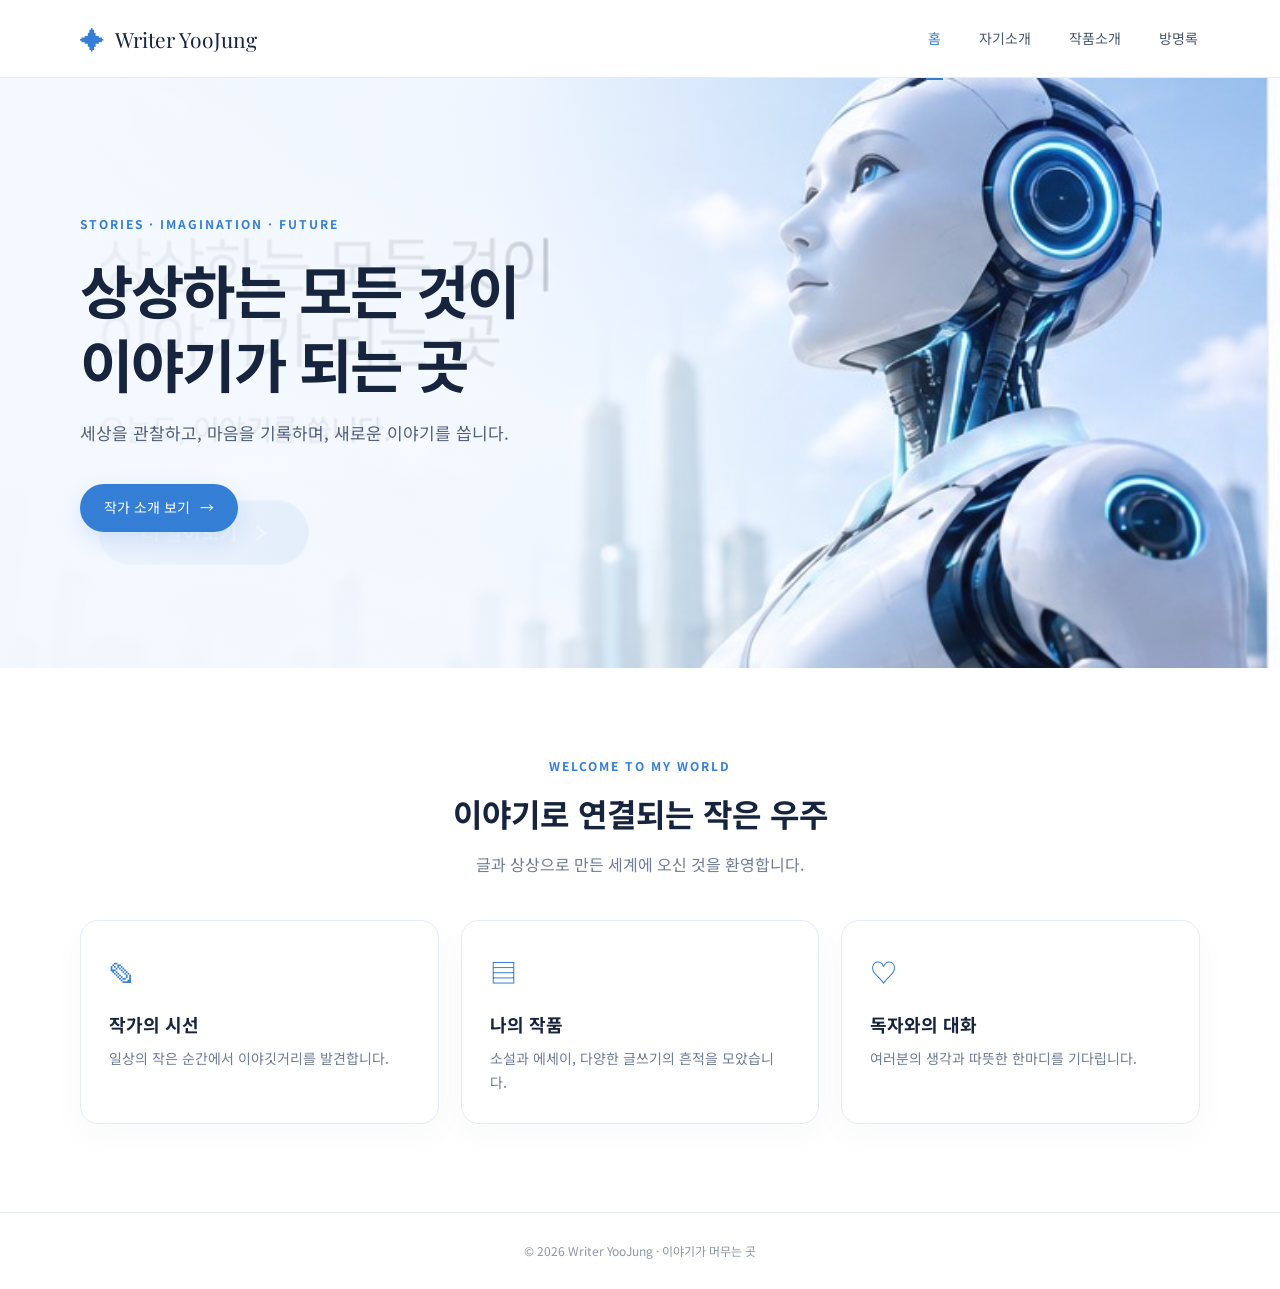
<file: index.html>
<!doctype html><html lang="ko"><head><meta charset="utf-8"><meta name="viewport" content="width=device-width,initial-scale=1"><meta name="description" content="작가 유정의 이야기와 작품을 소개하는 공간"><title>홈 | Writer YooJung</title><link rel="stylesheet" href="style.css"></head><body><header><div class="wrap nav"><a class="brand" href="index.html"><span class="brand-mark">✦</span> Writer YooJung</a><button class="menu-toggle" aria-expanded="false" aria-label="메뉴 열기">☰ 메뉴</button><nav><a class="active" href="index.html">홈</a><a class="" href="about.html">자기소개</a><a class="" href="works.html">작품소개</a><a class="" href="guestbook.html">방명록</a></nav></div></header><main><section class="hero"><div class="wrap"><div class="hero-copy"><div class="eyebrow">Stories · Imagination · Future</div><h1>상상하는 모든 것이<br>이야기가 되는 곳</h1><p class="lead">세상을 관찰하고, 마음을 기록하며, 새로운 이야기를 씁니다.</p><a class="btn" href="about.html">작가 소개 보기 <span>→</span></a></div></div></section><section class="section"><div class="wrap"><div class="section-head"><div class="eyebrow">WELCOME TO MY WORLD</div><h2>이야기로 연결되는 작은 우주</h2><p>글과 상상으로 만든 세계에 오신 것을 환영합니다.</p></div><div class="cards"><article class="card"><div class="symbol">✎</div><h3>작가의 시선</h3><p>일상의 작은 순간에서 이야깃거리를 발견합니다.</p></article><article class="card"><div class="symbol">▤</div><h3>나의 작품</h3><p>소설과 에세이, 다양한 글쓰기의 흔적을 모았습니다.</p></article><article class="card"><div class="symbol">♡</div><h3>독자와의 대화</h3><p>여러분의 생각과 따뜻한 한마디를 기다립니다.</p></article></div></div></section></main><footer><div class="wrap">© 2026 Writer YooJung · 이야기가 머무는 곳</div></footer><script src="script.js"></script></body></html>
</file>
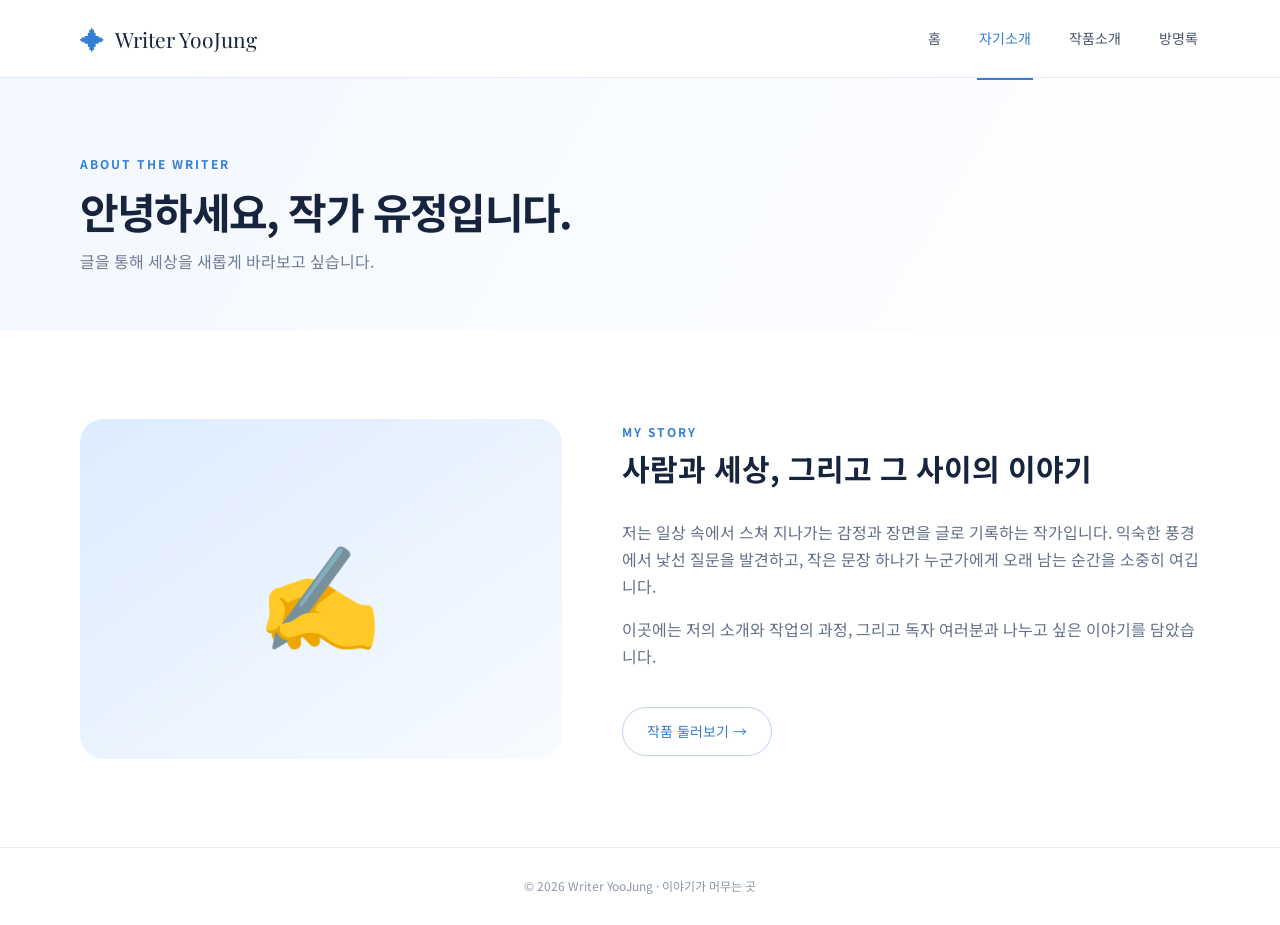
<file: about.html>
<!doctype html><html lang="ko"><head><meta charset="utf-8"><meta name="viewport" content="width=device-width,initial-scale=1"><meta name="description" content="작가 유정의 이야기와 작품을 소개하는 공간"><title>자기소개 | Writer YooJung</title><link rel="stylesheet" href="style.css"></head><body><header><div class="wrap nav"><a class="brand" href="index.html"><span class="brand-mark">✦</span> Writer YooJung</a><button class="menu-toggle" aria-expanded="false" aria-label="메뉴 열기">☰ 메뉴</button><nav><a class="" href="index.html">홈</a><a class="active" href="about.html">자기소개</a><a class="" href="works.html">작품소개</a><a class="" href="guestbook.html">방명록</a></nav></div></header><main><section class="page-hero"><div class="wrap"><div class="eyebrow">ABOUT THE WRITER</div><h1>안녕하세요, 작가 유정입니다.</h1><p>글을 통해 세상을 새롭게 바라보고 싶습니다.</p></div></section><section class="section"><div class="wrap about-grid"><div class="about-art">✍️</div><div class="about-copy"><div class="eyebrow">MY STORY</div><h2>사람과 세상, 그리고 그 사이의 이야기</h2><p>저는 일상 속에서 스쳐 지나가는 감정과 장면을 글로 기록하는 작가입니다. 익숙한 풍경에서 낯선 질문을 발견하고, 작은 문장 하나가 누군가에게 오래 남는 순간을 소중히 여깁니다.</p><p>이곳에는 저의 소개와 작업의 과정, 그리고 독자 여러분과 나누고 싶은 이야기를 담았습니다.</p><a class="btn ghost" href="works.html">작품 둘러보기 →</a></div></div></section></main><footer><div class="wrap">© 2026 Writer YooJung · 이야기가 머무는 곳</div></footer><script src="script.js"></script></body></html>
</file>
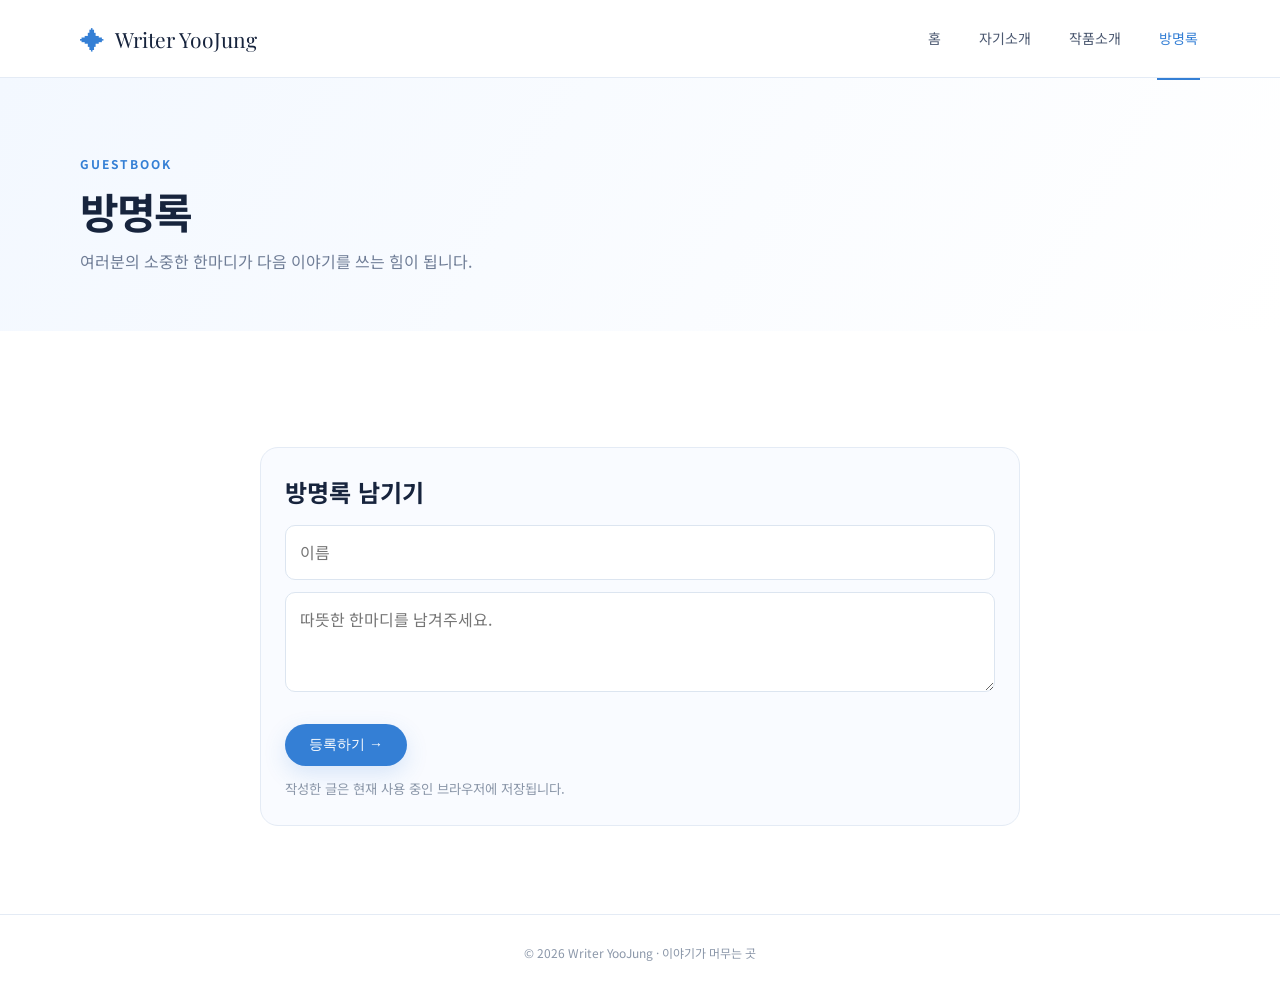
<file: guestbook.html>
<!doctype html><html lang="ko"><head><meta charset="utf-8"><meta name="viewport" content="width=device-width,initial-scale=1"><meta name="description" content="작가 유정의 이야기와 작품을 소개하는 공간"><title>방명록 | Writer YooJung</title><link rel="stylesheet" href="style.css"></head><body><header><div class="wrap nav"><a class="brand" href="index.html"><span class="brand-mark">✦</span> Writer YooJung</a><button class="menu-toggle" aria-expanded="false" aria-label="메뉴 열기">☰ 메뉴</button><nav><a class="" href="index.html">홈</a><a class="" href="about.html">자기소개</a><a class="" href="works.html">작품소개</a><a class="active" href="guestbook.html">방명록</a></nav></div></header><main><section class="page-hero"><div class="wrap"><div class="eyebrow">GUESTBOOK</div><h1>방명록</h1><p>여러분의 소중한 한마디가 다음 이야기를 쓰는 힘이 됩니다.</p></div></section><section class="section"><div class="wrap guestbook"><div id="message-list"><article class="message"><div class="message-top"><strong>작가 유정</strong><time>처음 오신 것을 환영합니다</time></div><p>방문해 주셔서 감사합니다. 자유롭게 인사를 남겨주세요.</p></article></div><form class="form" id="guest-form"><h2 style="margin:0">방명록 남기기</h2><input name="name" maxlength="30" placeholder="이름" required><textarea name="message" maxlength="500" placeholder="따뜻한 한마디를 남겨주세요." required></textarea><button class="btn" type="submit">등록하기 →</button><small style="color:#8b97a9">작성한 글은 현재 사용 중인 브라우저에 저장됩니다.</small></form></div></section></main><footer><div class="wrap">© 2026 Writer YooJung · 이야기가 머무는 곳</div></footer><script src="script.js"></script></body></html>
</file>
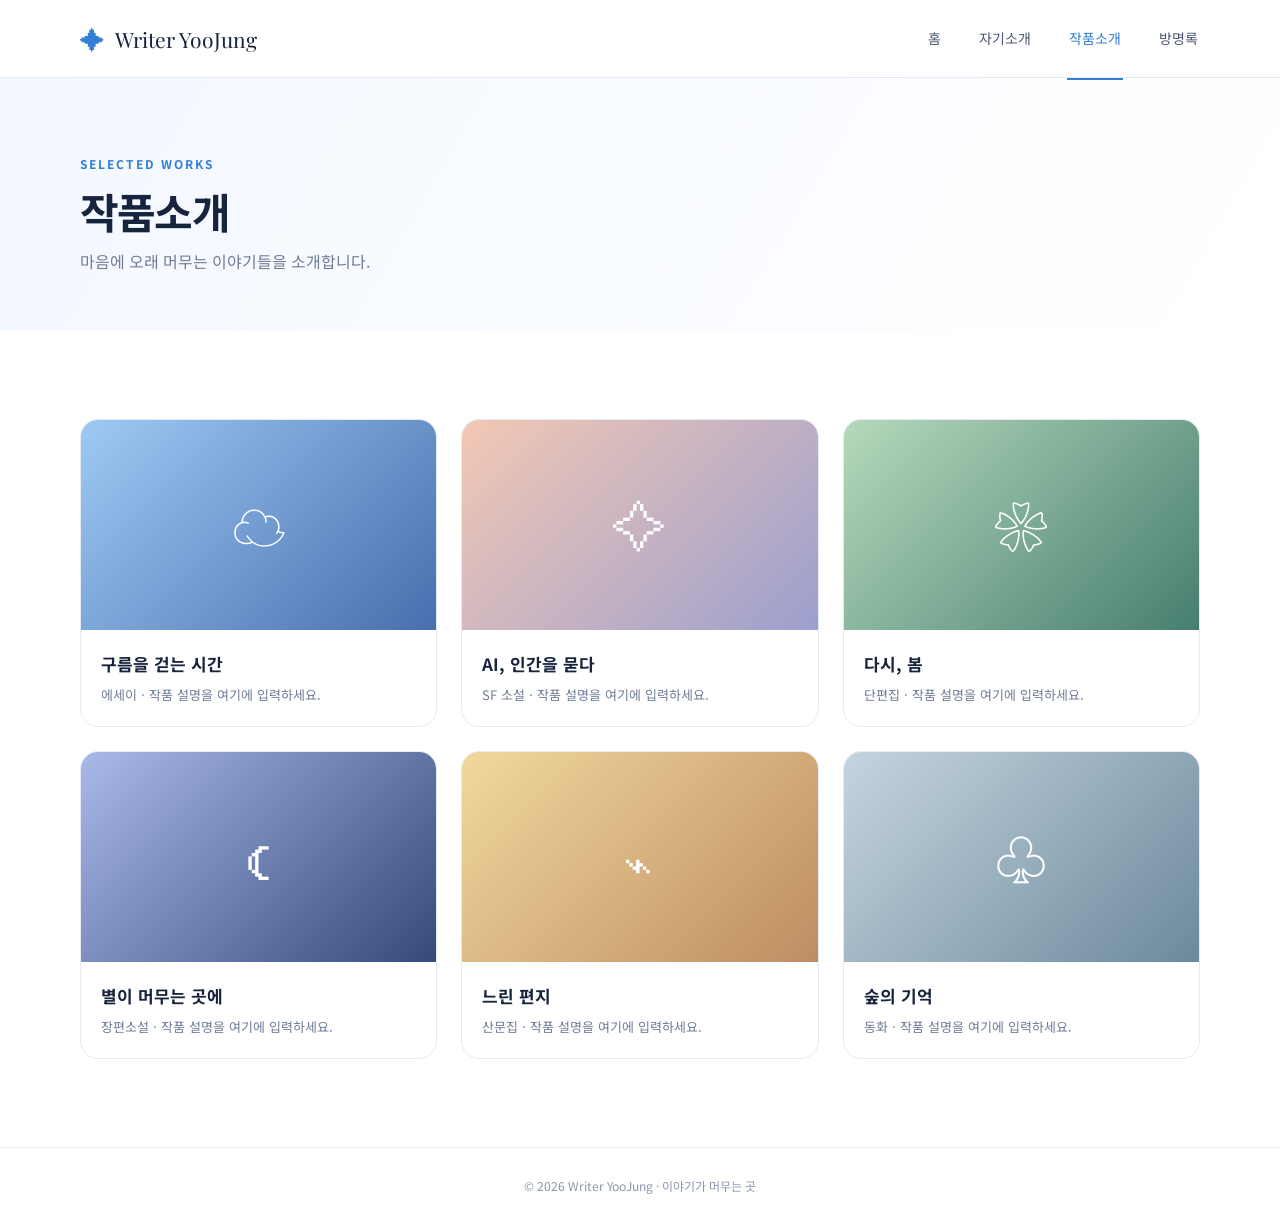
<file: works.html>
<!doctype html><html lang="ko"><head><meta charset="utf-8"><meta name="viewport" content="width=device-width,initial-scale=1"><meta name="description" content="작가 유정의 이야기와 작품을 소개하는 공간"><title>작품소개 | Writer YooJung</title><link rel="stylesheet" href="style.css"></head><body><header><div class="wrap nav"><a class="brand" href="index.html"><span class="brand-mark">✦</span> Writer YooJung</a><button class="menu-toggle" aria-expanded="false" aria-label="메뉴 열기">☰ 메뉴</button><nav><a class="" href="index.html">홈</a><a class="" href="about.html">자기소개</a><a class="active" href="works.html">작품소개</a><a class="" href="guestbook.html">방명록</a></nav></div></header><main><section class="page-hero"><div class="wrap"><div class="eyebrow">SELECTED WORKS</div><h1>작품소개</h1><p>마음에 오래 머무는 이야기들을 소개합니다.</p></div></section><section class="section"><div class="wrap"><div class="work-grid"><article class="work"><div class="cover">☁</div><div class="work-info"><h3>구름을 걷는 시간</h3><p>에세이 · 작품 설명을 여기에 입력하세요.</p></div></article><article class="work"><div class="cover">✧</div><div class="work-info"><h3>AI, 인간을 묻다</h3><p>SF 소설 · 작품 설명을 여기에 입력하세요.</p></div></article><article class="work"><div class="cover">❀</div><div class="work-info"><h3>다시, 봄</h3><p>단편집 · 작품 설명을 여기에 입력하세요.</p></div></article><article class="work"><div class="cover">☾</div><div class="work-info"><h3>별이 머무는 곳에</h3><p>장편소설 · 작품 설명을 여기에 입력하세요.</p></div></article><article class="work"><div class="cover">⌁</div><div class="work-info"><h3>느린 편지</h3><p>산문집 · 작품 설명을 여기에 입력하세요.</p></div></article><article class="work"><div class="cover">♧</div><div class="work-info"><h3>숲의 기억</h3><p>동화 · 작품 설명을 여기에 입력하세요.</p></div></article></div></div></section></main><footer><div class="wrap">© 2026 Writer YooJung · 이야기가 머무는 곳</div></footer><script src="script.js"></script></body></html>
</file>
<file: style.css>
@import url('https://fonts.googleapis.com/css2?family=Noto+Sans+KR:wght@300;400;500;600;700&family=Playfair+Display:wght@500;600&display=swap');
:root{--ink:#17243d;--muted:#6f7d96;--blue:#347fd5;--pale:#eef5ff;--line:#e4ebf5;--white:#fff}
*{box-sizing:border-box}html{scroll-behavior:smooth}body{margin:0;color:var(--ink);font-family:'Noto Sans KR',sans-serif;background:#fff;line-height:1.7}
a{color:inherit;text-decoration:none}.wrap{width:min(1120px,calc(100% - 48px));margin:auto}
header{height:78px;display:flex;align-items:center;background:rgba(255,255,255,.94);border-bottom:1px solid var(--line);position:sticky;top:0;z-index:10;backdrop-filter:blur(12px)}
.nav{display:flex;align-items:center;justify-content:space-between;gap:24px}.brand{font-family:'Playfair Display',serif;font-size:21px;display:flex;align-items:center;gap:10px;white-space:nowrap}.brand-mark{color:var(--blue);font-size:25px}
nav{display:flex;gap:34px;align-items:center}nav a{font-size:14px;color:#4b5870;padding:27px 2px;border-bottom:2px solid transparent}nav a.active,nav a:hover{color:var(--blue);border-color:var(--blue)}
.menu-toggle{display:none;border:1px solid var(--line);background:white;border-radius:10px;padding:8px 12px;color:var(--ink)}
.hero{min-height:590px;display:flex;align-items:center;background:linear-gradient(90deg,rgba(245,249,255,.97) 0%,rgba(245,249,255,.88) 38%,rgba(245,249,255,.04) 75%),url('assets/robot-hero.jpg') center/cover no-repeat}
.hero-copy{max-width:520px;padding:80px 0}.eyebrow{font-size:12px;letter-spacing:2px;color:var(--blue);font-weight:700;text-transform:uppercase}
h1,h2,h3,p{margin-top:0}h1{font-size:clamp(36px,5vw,58px);line-height:1.28;letter-spacing:-1.8px;margin:18px 0}.lead{font-size:17px;color:#52617a;max-width:440px}
.btn{display:inline-flex;align-items:center;gap:10px;background:var(--blue);color:white;border-radius:30px;padding:12px 24px;font-size:14px;margin-top:20px;box-shadow:0 8px 22px #347fd52b}.btn.ghost{background:white;color:var(--blue);border:1px solid #b9d2f1;box-shadow:none}
.section{padding:88px 0}.section.soft{background:#f7faff}.section-head{text-align:center;max-width:620px;margin:0 auto 42px}.section-head h2{font-size:32px;margin:10px 0}.section-head p{color:var(--muted)}
.cards{display:grid;grid-template-columns:repeat(3,1fr);gap:22px}.card{padding:28px;border:1px solid var(--line);border-radius:18px;background:white;box-shadow:0 12px 35px #21395c08}.card .symbol{font-size:27px;color:var(--blue)}.card h3{font-size:18px;margin:14px 0 8px}.card p{font-size:14px;color:var(--muted);margin:0}
.page-hero{padding:76px 0 56px;background:linear-gradient(120deg,#f3f8ff,#fff)}.page-hero h1{font-size:42px;margin:10px 0}.page-hero p{color:var(--muted);margin:0}
.about-grid{display:grid;grid-template-columns:1fr 1.2fr;gap:60px;align-items:center}.about-art{min-height:340px;border-radius:24px;background:linear-gradient(145deg,#dcecff,#f8fbff);display:grid;place-items:center;font-size:100px;color:#75a9e8}.about-copy h2{font-size:30px}.about-copy p{color:#64718a}
.work-grid{display:grid;grid-template-columns:repeat(3,1fr);gap:24px}.work{border:1px solid var(--line);border-radius:18px;overflow:hidden;background:white}.cover{height:210px;display:grid;place-items:center;font-size:54px;color:#fff;background:linear-gradient(135deg,#9fc9f4,#476fae)}.work:nth-child(2) .cover{background:linear-gradient(135deg,#f3c8b4,#9c9fce)}.work:nth-child(3) .cover{background:linear-gradient(135deg,#b5d9bb,#477e70)}.work:nth-child(4) .cover{background:linear-gradient(135deg,#a9b9e8,#354a7b)}.work:nth-child(5) .cover{background:linear-gradient(135deg,#f1d89e,#bd8d61)}.work:nth-child(6) .cover{background:linear-gradient(135deg,#c5d5df,#6c899c)}.work-info{padding:20px}.work-info h3{margin:0 0 5px;font-size:17px}.work-info p{font-size:13px;color:var(--muted);margin:0}
.guestbook{max-width:760px;margin:auto}.message{padding:20px 22px;border:1px solid var(--line);border-radius:14px;margin-bottom:12px;background:#fff}.message-top{display:flex;justify-content:space-between;gap:12px;font-size:13px}.message-top time{color:#9aa6b8}.message p{margin:10px 0 0;color:#58667e;font-size:14px}
.form{display:grid;gap:12px;margin-top:28px;padding:24px;border:1px solid var(--line);border-radius:18px;background:#f9fbff}.form input,.form textarea{width:100%;font:inherit;padding:13px 14px;border:1px solid #dce5f0;border-radius:10px;background:white;outline-color:var(--blue)}.form textarea{min-height:100px;resize:vertical}.form button{justify-self:start;border:0;cursor:pointer}
footer{padding:28px 0;border-top:1px solid var(--line);color:#8b97a9;font-size:12px;text-align:center}
@media(max-width:760px){header{height:68px}.wrap{width:min(100% - 32px,1120px)}.menu-toggle{display:block}nav{display:none;position:absolute;top:67px;left:0;right:0;background:#fff;padding:10px 24px 18px;border-bottom:1px solid var(--line);gap:0;flex-direction:column;align-items:stretch}nav.open{display:flex}nav a{padding:12px 0}.hero{min-height:570px;background-position:58% center}.hero-copy{padding:68px 0;max-width:360px}.hero:before{content:"";position:absolute;inset:68px 0 auto;height:570px;background:linear-gradient(90deg,#f5f9fff2,#f5f9ff99 65%,transparent);pointer-events:none}.hero-copy{position:relative}.section{padding:64px 0}.cards,.work-grid{grid-template-columns:1fr 1fr}.about-grid{grid-template-columns:1fr;gap:28px}.about-art{min-height:220px}.page-hero{padding:55px 0 40px}.page-hero h1{font-size:34px}}
@media(max-width:480px){.cards,.work-grid{grid-template-columns:1fr}.hero{min-height:520px}.hero-copy{max-width:300px}.lead{font-size:15px}.section-head h2{font-size:27px}}
</file>
